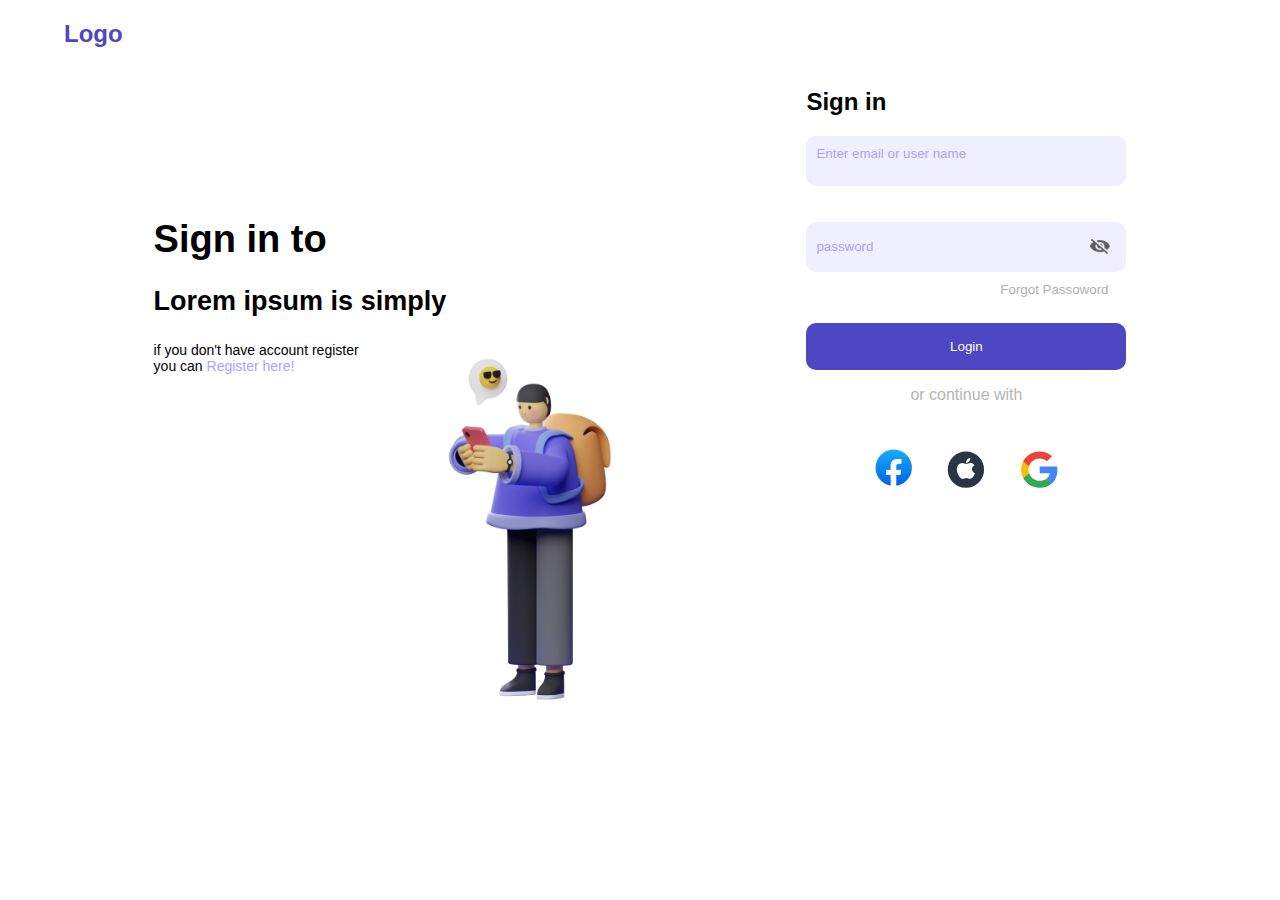
<file: index.html>
<!DOCTYPE html>
<html lang="en">
<head>
    <meta charset="UTF-8">
    <meta name="viewport" content="width=device-width, initial-scale=1.0">
    <title>Login Page</title>

    <!-- font awesome cdn -->
    <link rel="stylesheet" href="https://cdnjs.cloudflare.com/ajax/libs/font-awesome/6.4.0/css/all.min.css" integrity="sha512-iecdLmaskl7CVkqkXNQ/ZH/XLlvWZOJyj7Yy7tcenmpD1ypASozpmT/E0iPtmFIB46ZmdtAc9eNBvH0H/ZpiBw==" crossorigin="anonymous" referrerpolicy="no-referrer" />

    <!-- style link -->
    <link rel="stylesheet" href="static/style.css">
</head>
<body>
    <div class="container">
        <h2 class="logo">Logo</h2>
        <div class="section1">
            <h1>Sign in to</h1>
            <h2>Lorem ipsum is simply</h2>
            <p>
                if you don't have account register <br> you can <a href="register.html" >Register here!</a>
            </p>
            <img src="images/Saly-14.png" alt="">
        </div>
        <div class="section2">
            <h2>Sign in</h2>
            <form action="">
                <div class="user-box">
                    <input type="text" placeholder="Enter email or user name" id="user-name" class="input-box">
                </div><br><br>
                <div class="password-box">
                    <input type="password" placeholder="password" id="password" class="input-box">
                    <img src="images/eye-close.png" alt="" id="eyeicon">
                </div>
                <button>Forgot Passoword</button><br>
                <input type="submit" name="submit" id="submit" value="Login">
            </form>
            <p>or continue with</p><br>
            <div id="links">
                <a href=""><img src="images/Facebook.png" alt=""></a>
                <a href=""><img src="images/apple.svg" alt=""></a>
                <a href=""><img src="images/google.svg" alt=""></a>
            </div>
        </div>
    </div>
    <!-- script link -->
    <script src="static/script.js"></script>
</body>
</html>
</file>
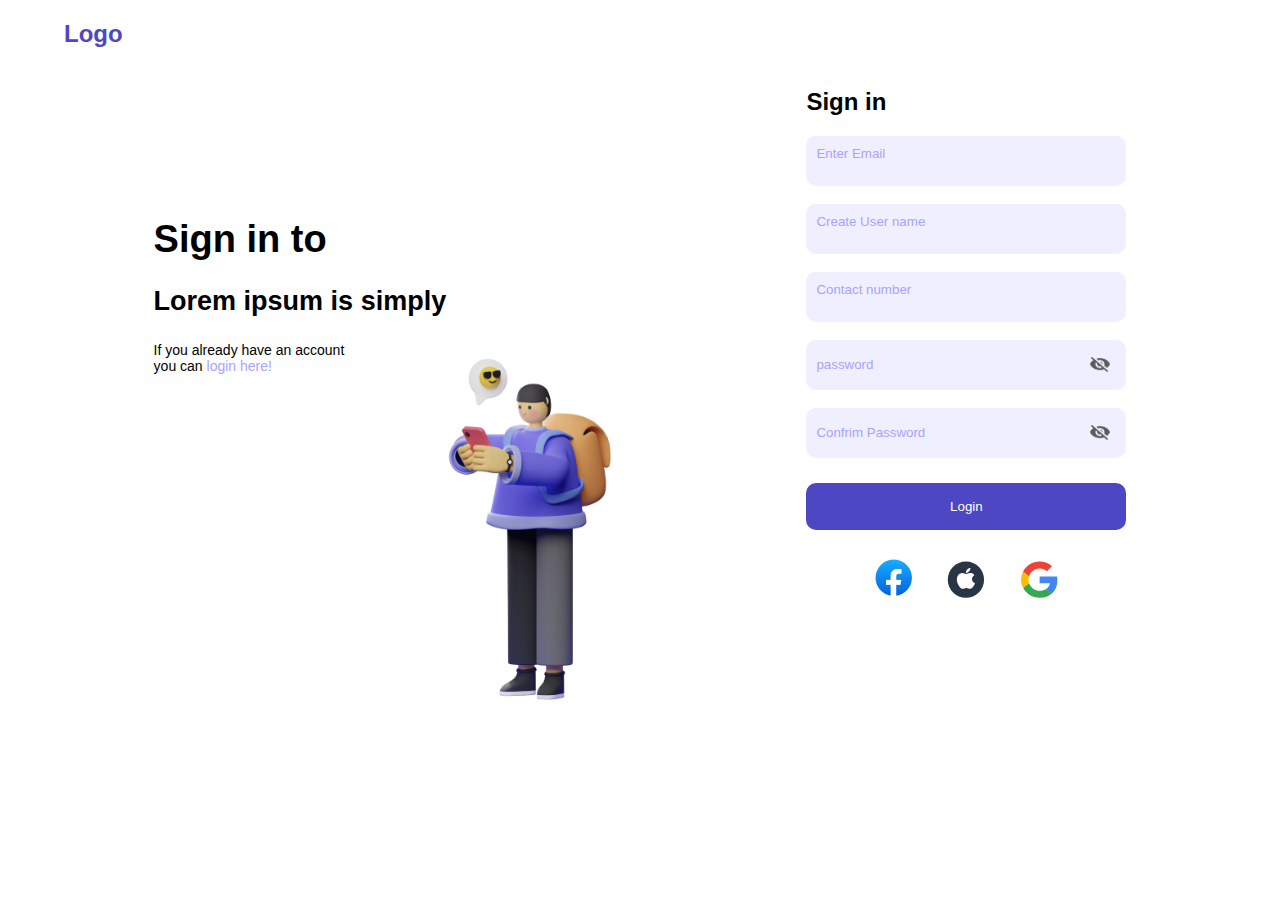
<file: register.html>
<!DOCTYPE html>
<html lang="en">
<head>
    <meta charset="UTF-8">
    <meta name="viewport" content="width=device-width, initial-scale=1.0">
    <title>Login Page</title>

    <!-- font awesome cdn -->
    <link rel="stylesheet" href="https://cdnjs.cloudflare.com/ajax/libs/font-awesome/6.4.0/css/all.min.css" integrity="sha512-iecdLmaskl7CVkqkXNQ/ZH/XLlvWZOJyj7Yy7tcenmpD1ypASozpmT/E0iPtmFIB46ZmdtAc9eNBvH0H/ZpiBw==" crossorigin="anonymous" referrerpolicy="no-referrer" />

    <!-- style link -->
    <link rel="stylesheet" href="static/style.css">
</head>
<body>
    <div class="container">
        <h2 class="logo">Logo</h2>
        <div class="section1">
            <h1>Sign in to</h1>
            <h2>Lorem ipsum is simply</h2>
            <p>
                If you already have an account  <br> you can <a href="index.html" >login here!</a>
            </p>
            <img src="images/Saly-14.png" alt="">
        </div>
    </div>
    <div class="section2">
        <h2>Sign in</h2>
        <form action="">
            <div class="user-box">
                <input type="text" placeholder="Enter Email" id="email-input" class="input-box">
            </div><br>
            <div class="user-box">
                <input type="text" placeholder="Create User name" id="user-name-input" class="input-box">
            </div><br>
            <div class="user-box">
                <input type="number" placeholder="Contact number" id="contect-number" class="input-box">
            </div><br>
            <div class="password-box">
                <input type="password" placeholder="password" id="password" class="input-box">
                <img src="images/eye-close.png" alt="" id="eyeicon1">
            </div><br>
            <div class="password-box">
                <input type="password" placeholder="Confrim Password" id="confirm-password" class="input-box">
                <img src="images/eye-close.png" alt="" id="eyeicon2">
            </div>
            <input type="submit" name="submit" id="submit" value="Login">
        </form> <br>
        <div id="links">
            <a href=""><img src="images/Facebook.png" alt=""></a>
            <a href=""><img src="images/apple.svg" alt=""></a>
            <a href=""><img src="images/google.svg" alt=""></a>
        </div>
    </div>
    <!-- script link -->
    <script src="static/script.js"></script>
</body>
</html>
</file>
<file: static/style.css>
body{
    margin: 0px;
    box-sizing: border-box  ;
    overflow: auto;
}
*{
    font-family: 'Poppins', sans-serif;
}

/* logo */
.logo {
    padding-left: 5%;
    color: #4D47C3;
}
.section1{  
    /* border: 3px solid black; */
    width: 50%;
    height: 498px;
    /* margin-left: 152px; */
    margin-left: 12%;
    margin-top: 150px;
    position: relative;
    float: left;
}
.section1 h1{
    margin-top: 0px;
    font-size: 38px;
}
.section1 h2{
    font-size: 27px;
}
.section1 p{
    margin-top: 25px;
    font-size: 14px;
}
.section1 p a{
    color: #A7A3FF;
    text-decoration: none;
}
.section1 img{
    /* border: 3px solid black; */
    /* width: 234px; */
    width: 40%;
    height: 417px;
    position: absolute;
    top: 91px;
    left: 40%;
}
.section2{
    /* border: 3px solid black; */
    float: right;
    width: 25%;
    margin-top: 20px;
    margin-right: 12%;
    text-align: center;
}
.section2 h2{
    margin-top: 0px;
    text-align: left;
}
.user-box {
    box-sizing: border-box;
    border: none;
    border-radius: 10px;
    background-color: #F0EFFF;
    height: 50px;
    width: 100%;   
}
.input-box{
    box-sizing: border-box;
    border: none;
    border-radius: 10px;
    outline: none;
    background-color:#F0EFFF ;
    padding: 10px;
    width: 100%;
}
.password-box{
    display: flex;
    align-items: center;
    box-sizing: border-box;
    border: none;
    border-radius: 10px;
    background-color: #F0EFFF;
    height: 50px;
}

.password-box img{
    padding-right: 5%;
    padding-top: 0px;
    padding-bottom: 0px;
    width: 20px;
    cursor: pointer;
}
.section2 form input::placeholder{
    color: #A7A3FF;
}
.section2 form button{
    border: none;
    background-color: transparent;
    color: #B0B0B0;
    padding-top:10px;
    margin-left: 55%;
    cursor: pointer;
}
.section2 form input[type=submit]{
    box-sizing: border-box;
    border: none;
    border-radius: 10px;
    background-color: #4D47C3;
    color: white;
    padding: 16px;
    margin-top: 25px;
    width: 100%;
    cursor: pointer;
    /* box-shadow: 2px 2px 3000px 1px #4D47C3; */
}
.section2 p{
    color: #B5B5B5;
    text-align: center;
}
#links{

    text-align: center;
    padding: 10px;
}
#links a img{
    padding: 0px 13px;
    cursor: pointer;
}



@media only screen and (max-width:1000px){
    #links a img{
        padding: 0px 0px;
    }
}

@media only screen and (max-width:645px){
    .section1{
        /* border: 3px solid red; */
        width: 100%;
        height: auto;
        margin: 0% auto;
    }
    .section1 h1 {
        margin: 20px auto 0px 15px ;
        font-size: 30px;
    }
    .section1 h2 {
        margin: 5px auto 0px 15px;
        font-size: 20px;
    }
    .section1 p {
        margin: 25px auto 25px 15px ;
        text-align: left;
        font-size: 20px;
    }
    .section1 img {
        display: none;
    }
    .section2{
        /* border: 3px solid black; */
        box-sizing: border-box;
        padding: 20px;
        margin: auto;
        float: none;
        width: 100%;
    }

    .section2 form input[type=submit]{
        width: 30%;
    }
}
</file>
